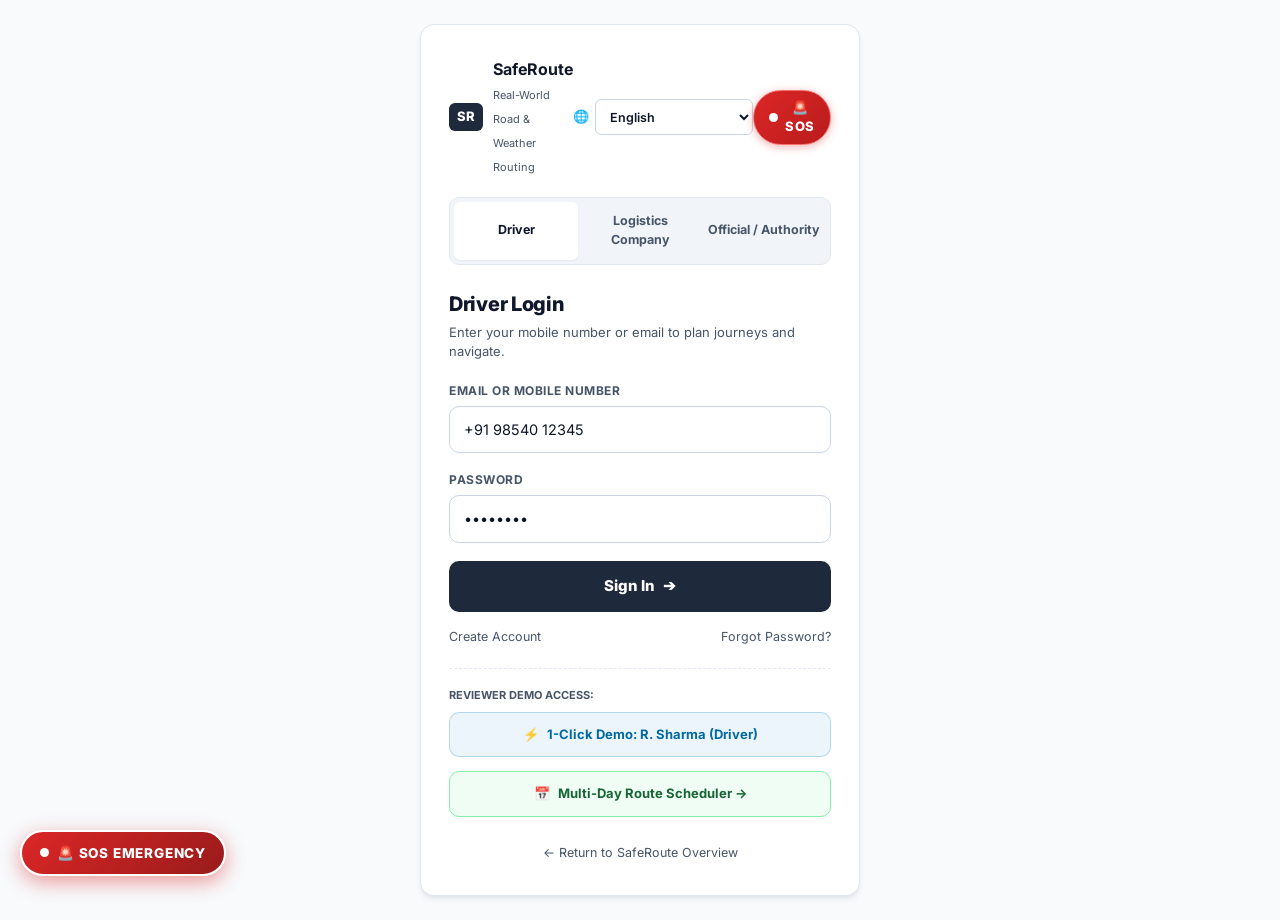
<file: login.html>
<!DOCTYPE html>
<html lang="en">
  <head>
    <meta charset="UTF-8" />
    <meta name="viewport" content="width=device-width, initial-scale=1.0" />
    <title>Sign In · SafeRoute Logistics Safety</title>
    <meta name="description" content="Role-specific authentication for SafeRoute Drivers, Logistics Operators, and Highway Authorities." />
    
    <!-- Multi-Language Indic Google Fonts -->
    <link rel="preconnect" href="https://fonts.googleapis.com" />
    <link rel="preconnect" href="https://fonts.gstatic.com" crossorigin />
    <link
      href="https://fonts.googleapis.com/css2?family=Inter:wght@400;500;600;700;800&family=Noto+Sans:wght@400;500;600;700&family=Noto+Sans+Tamil:wght@400;500;600;700&family=Noto+Sans+Devanagari:wght@400;500;600;700&family=Noto+Sans+Bengali:wght@400;500;600;700&display=swap"
      rel="stylesheet"
    />

    <link rel="stylesheet" href="css/app.css" />
    <link rel="stylesheet" href="css/sos.css" />
    <style>
      .login-container {
        min-height: 100vh;
        display: flex;
        flex-direction: column;
        justify-content: center;
        align-items: center;
        padding: 24px 16px;
        background: var(--bg);
      }
      .login-box {
        width: 100%;
        max-width: 440px;
        background: #ffffff;
        border: 1px solid var(--line);
        border-radius: var(--radius-lg);
        padding: 32px 28px;
        box-shadow: var(--shadow-md);
      }
      .login-top-row {
        display: flex;
        align-items: center;
        justify-content: space-between;
        margin-bottom: 20px;
      }
      .login-brand {
        display: flex;
        align-items: center;
        gap: 10px;
        text-decoration: none;
        color: var(--navy-dark);
      }
      .login-brand-badge {
        background: var(--navy);
        color: #ffffff;
        font-weight: 800;
        font-size: 13px;
        padding: 4px 8px;
        border-radius: 6px;
      }
      .role-tabs {
        display: flex;
        background: var(--bg-inset);
        border-radius: var(--radius);
        padding: 4px;
        margin-bottom: 24px;
        border: 1px solid var(--line);
      }
      .role-tab-btn {
        flex: 1;
        background: none;
        border: none;
        color: var(--text-muted);
        font-size: 12.5px;
        font-weight: 700;
        padding: 10px 6px;
        border-radius: var(--radius-sm);
        cursor: pointer;
        transition: all 0.15s ease;
        text-align: center;
        min-height: 40px;
      }
      .role-tab-btn.is-active {
        background: #ffffff;
        color: var(--navy-dark);
        box-shadow: var(--shadow-sm);
      }
      .form-group {
        margin-bottom: 18px;
      }
      .form-group label {
        display: block;
        font-size: 12px;
        font-weight: 700;
        text-transform: uppercase;
        color: var(--text-muted);
        letter-spacing: 0.5px;
        margin-bottom: 6px;
      }
      .form-group input {
        width: 100%;
        box-sizing: border-box;
        background: #ffffff;
        border: 1.5px solid var(--line-strong);
        border-radius: var(--radius);
        padding: 12px 14px;
        color: var(--text);
        font-size: 14.5px;
        outline: none;
        min-height: 46px;
        transition: border-color 0.15s ease;
      }
      .form-group input:focus {
        border-color: var(--accent);
      }
      .btn-submit-auth {
        width: 100%;
        background: var(--navy);
        color: #ffffff;
        border: none;
        border-radius: var(--radius);
        padding: 14px;
        font-size: 15px;
        font-weight: 800;
        cursor: pointer;
        display: flex;
        align-items: center;
        justify-content: center;
        gap: 8px;
        min-height: 48px;
        transition: background-color 0.15s;
        margin-top: 8px;
      }
      .btn-submit-auth:hover {
        background: var(--navy-dark);
      }
      .demo-login-box {
        margin-top: 22px;
        padding-top: 18px;
        border-top: 1px dashed var(--line);
      }
      .btn-quick-demo {
        width: 100%;
        background: var(--accent-soft);
        border: 1px solid var(--accent-border);
        color: var(--accent-hover);
        border-radius: var(--radius);
        padding: 12px;
        font-size: 13px;
        font-weight: 700;
        cursor: pointer;
        display: flex;
        align-items: center;
        justify-content: center;
        gap: 8px;
        min-height: 44px;
        transition: all 0.15s ease;
      }
      .btn-quick-demo:hover {
        background: rgba(2, 132, 199, 0.15);
      }
      .auth-aux-links {
        display: flex;
        justify-content: space-between;
        font-size: 12.5px;
        margin-top: 16px;
      }
      .auth-aux-links a {
        color: var(--text-muted);
        text-decoration: none;
      }
      .auth-aux-links a:hover {
        color: var(--accent);
        text-decoration: underline;
      }
      .unauth-alert {
        background: var(--red-soft);
        border: 1px solid var(--red-border);
        color: var(--red-text);
        border-radius: var(--radius);
        padding: 14px;
        font-size: 13px;
        line-height: 1.45;
        margin-bottom: 20px;
        display: none;
      }
      .btn-return-role {
        display: inline-block;
        margin-top: 8px;
        background: var(--red);
        color: #ffffff;
        font-size: 12px;
        font-weight: 700;
        padding: 6px 12px;
        border-radius: var(--radius-sm);
        text-decoration: none;
      }
    </style>
  </head>
  <body>
    <div class="login-container">
      <div class="login-box">
        <!-- Top Row: Brand + Language Selector -->
        <div class="login-top-row">
          <a class="login-brand" href="index.html">
            <span class="login-brand-badge">SR</span>
            <div>
              <strong style="font-size: 16px; display: block;" data-i18n="app_name">SafeRoute</strong>
              <small style="font-size: 11px; color: var(--text-muted);" data-i18n="app_tagline">Real-World Road &amp; Weather Routing</small>
            </div>
          </a>

          <!-- Language Selector -->
          <div class="lang-selector-wrap">
            <span style="font-size: 13px;">🌐</span>
            <select class="lang-select-input" aria-label="Language" onchange="window.I18N.setLanguage(this.value)">
            <option value="en">English</option>
            <option value="ta">தமிழ் (Tamil)</option>
            <option value="hi">हिन्दी (Hindi)</option>
            <option value="bn">বাংলা (Bengali)</option>
            <option value="as">অসমীয়া (Assamese)</option>
            <option value="nishi">Nyishi</option>
            <option value="meitei">মৈতৈলোন্ (Meitei)</option>
            <option value="khasi">Ka Ktien Khasi</option>
            <option value="mizo">Mizo ṭawng</option>
            <option value="konyak">Konyak</option>
            <option value="ne">नेपाली (Nepali)</option>
          </select>
          </div>
          <button type="button" class="btn-sos-nav" aria-label="Emergency SOS">
            <span class="sos-pulse-ring"></span> <span class="sos-nav-label" data-i18n="btn_sos">🚨 SOS</span>
          </button>
        </div>

        <!-- Unauthorized Redirect Banner -->
        <div id="unauth-banner" class="unauth-alert">
          <strong data-i18n="auth_unauth_title">⚠️ Access Restricted:</strong>
          <div data-i18n="auth_unauth_msg" style="margin: 4px 0 6px 0;">You do not have access to this section. Please sign in with an authorized account.</div>
          <div id="unauth-driver-return-box" style="display: none;">
            <a href="driver.html" class="btn-return-role" data-i18n="btn_back_driver_home">Back to Driver Home</a>
          </div>
        </div>

        <!-- Role Switcher Tabs -->
        <div class="role-tabs">
          <button type="button" class="role-tab-btn is-active" id="tab-driver" data-role="driver" data-i18n="role_driver">
            📱 Driver
          </button>
          <button type="button" class="role-tab-btn" id="tab-logistics" data-role="logistics" data-i18n="role_logistics">
            🏢 Logistics
          </button>
          <button type="button" class="role-tab-btn" id="tab-official" data-role="official" data-i18n="role_official">
            🏛️ Official
          </button>
        </div>

        <!-- Active Role Header -->
        <div style="margin-bottom: 20px;">
          <h1 id="auth-title" style="font-size: 20px; font-weight: 800; margin: 0 0 4px 0; color: var(--navy-dark);" data-i18n="auth_title_driver">
            Driver Login
          </h1>
          <p id="auth-subtitle" style="margin: 0; font-size: 13px; color: var(--text-muted);" data-i18n="auth_sub_driver">
            Enter your mobile number or email to plan journeys and navigate.
          </p>
        </div>

        <!-- Login Form -->
        <form id="login-form">
          <div class="form-group">
            <label id="label-identifier" for="input-identifier" data-i18n="label_identifier_driver">Mobile Number or Email</label>
            <input
              type="text"
              id="input-identifier"
              placeholder="+91 98540 12345 or driver@saferoute.in"
              required
            />
          </div>

          <div class="form-group">
            <label for="input-password" data-i18n="label_password">Password</label>
            <input
              type="password"
              id="input-password"
              placeholder="••••••••"
              value="••••••••"
              required
            />
          </div>

          <button type="submit" class="btn-submit-auth" id="btn-submit">
            <span data-i18n="btn_sign_in">Sign In</span> ➔
          </button>

          <div class="auth-aux-links">
            <a href="#" id="link-register" onclick="alert('Account creation open in live production database.'); return false;">
              Create Account
            </a>
            <a href="#" onclick="alert('Password reset link sent to registered contact.'); return false;">
              Forgot Password?
            </a>
          </div>
        </form>

        <!-- Official Notice -->
        <div id="official-notice" style="display: none; margin-top: 14px; font-size: 11.5px; color: var(--text-muted); background: var(--bg-inset); padding: 10px; border-radius: 6px; border-left: 3px solid var(--accent);">
          🔒 Official access is restricted to verified state disaster and highway administration officers.
        </div>

        <!-- Quick 1-Click Demo Fill for Evaluators -->
        <div class="demo-login-box">
          <span style="font-size: 11px; text-transform: uppercase; color: var(--text-muted); font-weight: 700; display: block; margin-bottom: 8px;">
            Reviewer Demo Access:
          </span>
          <button type="button" class="btn-quick-demo" id="btn-demo-login">
            <span>⚡</span> <span id="btn-demo-label">1-Click Demo: R. Sharma (Driver)</span>
          </button>
        </div>

        <!-- Driver Multi-Day Trip Route Planner Access -->
        <div id="driver-trip-planner-box" style="margin-top: 14px; text-align: center;">
          <a href="trip-planner.html" class="btn-quick-demo" style="text-decoration: none; background: #f0fdf4; border: 1.5px solid #86efac; color: #166534; font-weight: 700; display: flex; align-items: center; justify-content: center; gap: 8px;">
            <span>📅</span> <span data-i18n="btn_open_trip_planner">Multi-Day Route Scheduler →</span>
          </a>
        </div>

        <div style="text-align: center; margin-top: 22px;">
          <a href="index.html" style="font-size: 12.5px; color: var(--text-muted); text-decoration: none;">
            ← Return to SafeRoute Overview
          </a>
        </div>
      </div>
    </div>

    <!-- Core Services -->
    <script src="js/i18n.js"></script>
    <script src="js/services/auth-service.js"></script>
    <script>
      (function () {
        "use strict";

        let currentRole = "driver";

        const ROLE_CONFIGS = {
          driver: {
            titleKey: "auth_title_driver",
            subKey: "auth_sub_driver",
            idKey: "label_identifier_driver",
            placeholder: "+91 98540 12345 or r.sharma@driver.saferoute.in",
            demoLabel: "1-Click Demo: R. Sharma (Driver)",
            demoId: "+91 98540 12345",
            showRegister: true,
            showOfficialNotice: false,
            targetPage: "driver.html",
          },
          logistics: {
            titleKey: "auth_title_logistics",
            subKey: "auth_sub_logistics",
            idKey: "label_identifier_logistics",
            placeholder: "dispatch@ne8logistics.in",
            demoLabel: "1-Click Demo: P. Barua (Fleet Ops)",
            demoId: "dispatch@ne8logistics.in",
            showRegister: true,
            showOfficialNotice: false,
            targetPage: "logistics.html",
          },
          official: {
            titleKey: "auth_title_official",
            subKey: "auth_sub_official",
            idKey: "label_identifier_official",
            placeholder: "h.roy@authority.gov.in",
            demoLabel: "1-Click Demo: Dr. H. Roy (Regional Officer)",
            demoId: "h.roy@authority.gov.in",
            showRegister: false,
            showOfficialNotice: true,
            targetPage: "official.html",
          },
        };

        function init() {
          const params = new URLSearchParams(window.location.search);
          const roleParam = params.get("role");
          const unauthParam = params.get("unauthorized");
          const userRoleParam = params.get("userRole");

          if (roleParam && ROLE_CONFIGS[roleParam]) {
            currentRole = roleParam;
          }

          if (unauthParam) {
            document.getElementById("unauth-banner").style.display = "block";
            // If user is a driver who tried to open logistics or official
            if (userRoleParam === "driver" || (window.NE8_AUTH && window.NE8_AUTH.getCurrentUser()?.role === "driver")) {
              document.getElementById("unauth-driver-return-box").style.display = "block";
            }
          }

          setupRoleTabs();
          renderActiveRole();
          setupForm();
        }

        function setupRoleTabs() {
          const tabBtns = document.querySelectorAll(".role-tab-btn");
          tabBtns.forEach((btn) => {
            btn.addEventListener("click", () => {
              currentRole = btn.dataset.role;
              renderActiveRole();
            });
          });
        }

        function renderActiveRole() {
          const cfg = ROLE_CONFIGS[currentRole];

          document.querySelectorAll(".role-tab-btn").forEach((btn) => {
            btn.classList.toggle("is-active", btn.dataset.role === currentRole);
          });

          const titleEl = document.getElementById("auth-title");
          const subEl = document.getElementById("auth-subtitle");
          const idLabelEl = document.getElementById("label-identifier");

          titleEl.setAttribute("data-i18n", cfg.titleKey);
          subEl.setAttribute("data-i18n", cfg.subKey);
          idLabelEl.setAttribute("data-i18n", cfg.idKey);

          if (window.I18N) {
            titleEl.textContent = window.I18N.t(cfg.titleKey);
            subEl.textContent = window.I18N.t(cfg.subKey);
            idLabelEl.textContent = window.I18N.t(cfg.idKey);
          }

          document.getElementById("input-identifier").placeholder = cfg.placeholder;
          document.getElementById("input-identifier").value = cfg.demoId;
          document.getElementById("btn-demo-label").textContent = cfg.demoLabel;
          document.getElementById("link-register").style.display = cfg.showRegister ? "inline" : "none";
          document.getElementById("official-notice").style.display = cfg.showOfficialNotice ? "block" : "none";

          const driverTripBox = document.getElementById("driver-trip-planner-box");
          if (driverTripBox) {
            driverTripBox.style.display = currentRole === "driver" ? "block" : "none";
          }
        }

        function setupForm() {
          const form = document.getElementById("login-form");
          form.addEventListener("submit", (e) => {
            e.preventDefault();
            executeLogin();
          });

          document.getElementById("btn-demo-login").addEventListener("click", () => {
            executeLogin();
          });
        }

        async function executeLogin() {
          const cfg = ROLE_CONFIGS[currentRole];
          const idVal = document.getElementById("input-identifier").value.trim() || cfg.demoId;
          const pwVal = document.getElementById("input-password").value;

          const submitBtn = document.getElementById("btn-submit");
          if (submitBtn) {
            submitBtn.disabled = true;
            submitBtn.textContent = "Authenticating...";
          }

          if (window.NE8_AUTH && window.NE8_AUTH.loginWithBackend) {
            await window.NE8_AUTH.loginWithBackend(currentRole, idVal, pwVal);
          } else if (window.NE8_AUTH) {
            window.NE8_AUTH.login(currentRole, idVal, pwVal);
          }

          window.location.href = cfg.targetPage;
        }

        document.addEventListener("DOMContentLoaded", init);
      })();
    </script>
    <!-- SOS Emergency Assistant -->
    <script src="js/services/sos-service.js"></script>
    <script src="js/sos-ui.js"></script>
  </body>
</html>
</file>
<file: css/app.css>
@import url("tokens.css");
@import url("base.css");
@import url("layout.css");
@import url("components.css");
@import url("pages.css");
@import url("role-views.css");
@import url("sos.css");
</file>
<file: css/sos.css>
/* ==========================================================================
   SafeRoute — Driver Emergency SOS Assistance Stylesheet
   Professional, high-contrast, mobile-first emergency UX
   ========================================================================== */

/* --------------------------------------------------------------------------
   1. SOS Trigger Buttons (Navbar & Floating Action)
   -------------------------------------------------------------------------- */
.btn-sos-nav {
  display: inline-flex;
  align-items: center;
  gap: 7px;
  background: linear-gradient(135deg, #dc2626 0%, #b91c1c 100%);
  color: #ffffff !important;
  font-weight: 800;
  font-size: 13px;
  letter-spacing: 0.6px;
  padding: 7px 15px;
  border-radius: 9999px;
  border: 1px solid #f87171;
  box-shadow: 0 2px 8px rgba(220, 38, 38, 0.35);
  cursor: pointer;
  text-decoration: none;
  transition: transform 0.15s ease, box-shadow 0.15s ease;
  position: relative;
  user-select: none;
  min-height: 34px;
}

.btn-sos-nav:hover {
  transform: translateY(-1px);
  box-shadow: 0 4px 14px rgba(220, 38, 38, 0.5);
  background: linear-gradient(135deg, #ef4444 0%, #dc2626 100%);
}

.btn-sos-nav:active {
  transform: translateY(0);
}

.sos-pulse-ring {
  width: 9px;
  height: 9px;
  background: #ffffff;
  border-radius: 50%;
  box-shadow: 0 0 0 rgba(255, 255, 255, 0.8);
  animation: sos-beacon-pulse 2s infinite ease-out;
  display: inline-block;
  flex-shrink: 0;
}

@keyframes sos-beacon-pulse {
  0% {
    box-shadow: 0 0 0 0 rgba(255, 255, 255, 0.85);
    transform: scale(0.95);
  }
  70% {
    box-shadow: 0 0 0 8px rgba(255, 255, 255, 0);
    transform: scale(1.15);
  }
  100% {
    box-shadow: 0 0 0 0 rgba(255, 255, 255, 0);
    transform: scale(0.95);
  }
}

/* Floating mobile thumb-trigger button */
.btn-sos-floating {
  position: fixed;
  bottom: 24px;
  left: 20px;
  z-index: 10000;
  display: inline-flex;
  align-items: center;
  gap: 8px;
  background: linear-gradient(135deg, #dc2626 0%, #991b1b 100%);
  color: #ffffff;
  border: 2px solid #ffffff;
  border-radius: 9999px;
  padding: 11px 18px;
  font-size: 13.5px;
  font-weight: 800;
  letter-spacing: 0.8px;
  box-shadow: 0 6px 20px rgba(220, 38, 38, 0.45);
  cursor: pointer;
  transition: all 0.2s cubic-bezier(0.16, 1, 0.3, 1);
  animation: sos-float-glow 3s infinite ease-in-out;
}

.btn-sos-floating:hover {
  transform: translateY(-2px) scale(1.03);
  box-shadow: 0 8px 24px rgba(220, 38, 38, 0.6);
}

@keyframes sos-float-glow {
  0%, 100% {
    box-shadow: 0 6px 20px rgba(220, 38, 38, 0.45);
  }
  50% {
    box-shadow: 0 6px 26px rgba(220, 38, 38, 0.75), 0 0 0 6px rgba(239, 68, 68, 0.2);
  }
}

/* --------------------------------------------------------------------------
   2. High-Priority Full-Screen Emergency Modal
   -------------------------------------------------------------------------- */
.sos-overlay {
  position: fixed;
  inset: 0;
  background: rgba(15, 23, 42, 0.84);
  backdrop-filter: blur(8px);
  -webkit-backdrop-filter: blur(8px);
  z-index: 999999;
  display: flex;
  align-items: center;
  justify-content: center;
  padding: 16px;
  overflow-y: auto;
  box-sizing: border-box;
  animation: sos-fade-in 0.2s ease-out;
}

@keyframes sos-fade-in {
  from { opacity: 0; }
  to { opacity: 1; }
}

.sos-modal-card {
  background: #ffffff;
  border-radius: 20px;
  max-width: 600px;
  width: 100%;
  box-shadow: 0 25px 50px -12px rgba(0, 0, 0, 0.45), 0 0 0 1px rgba(0,0,0,0.08);
  overflow: hidden;
  display: flex;
  flex-direction: column;
  position: relative;
  box-sizing: border-box;
  animation: sos-card-up 0.25s cubic-bezier(0.16, 1, 0.3, 1);
  margin: auto;
}

@keyframes sos-card-up {
  from { transform: translateY(20px) scale(0.97); opacity: 0; }
  to { transform: translateY(0) scale(1); opacity: 1; }
}

.sos-header {
  background: linear-gradient(135deg, #0f172a 0%, #1e293b 100%);
  color: #ffffff;
  padding: 18px 22px;
  display: flex;
  align-items: center;
  justify-content: space-between;
  border-bottom: 3px solid #dc2626;
}

.sos-header-left {
  display: flex;
  align-items: center;
  gap: 12px;
}

.sos-badge-icon {
  width: 44px;
  height: 44px;
  border-radius: 12px;
  background: #dc2626;
  color: #ffffff;
  display: flex;
  align-items: center;
  justify-content: center;
  font-size: 22px;
  font-weight: 800;
  box-shadow: 0 4px 10px rgba(220, 38, 38, 0.4);
}

.sos-header-title {
  margin: 0;
  font-size: 18px;
  font-weight: 800;
  letter-spacing: -0.3px;
  line-height: 1.2;
}

.sos-header-subtitle {
  font-size: 12px;
  color: #94a3b8;
  margin-top: 3px;
}

.sos-btn-close {
  background: rgba(255, 255, 255, 0.12);
  border: 1px solid rgba(255, 255, 255, 0.2);
  color: #ffffff;
  border-radius: 50%;
  width: 36px;
  height: 36px;
  display: flex;
  align-items: center;
  justify-content: center;
  font-size: 18px;
  cursor: pointer;
  transition: background 0.15s;
}

.sos-btn-close:hover {
  background: rgba(255, 255, 255, 0.25);
}

.sos-body {
  padding: 22px;
  max-height: calc(88vh - 80px);
  overflow-y: auto;
  box-sizing: border-box;
}

/* --------------------------------------------------------------------------
   3. Step 1: Emergency Choice Selection
   -------------------------------------------------------------------------- */
.sos-prompt-lead {
  font-size: 17px;
  font-weight: 800;
  color: #0f172a;
  margin-bottom: 6px;
}

.sos-prompt-sub {
  font-size: 13px;
  color: #64748b;
  margin-bottom: 20px;
  line-height: 1.45;
}

.sos-choices-grid {
  display: grid;
  grid-template-columns: 1fr;
  gap: 14px;
  margin-bottom: 18px;
}

.sos-choice-btn {
  display: flex;
  align-items: center;
  gap: 16px;
  padding: 18px 20px;
  border-radius: 14px;
  border: 2px solid;
  cursor: pointer;
  text-align: left;
  transition: all 0.18s ease;
  user-select: none;
  background: #ffffff;
  min-height: 82px;
}

.sos-choice-btn.hospital-choice {
  border-color: #fecaca;
  background: #fef2f2;
}

.sos-choice-btn.hospital-choice:hover {
  border-color: #ef4444;
  background: #fee2e2;
  transform: translateY(-2px);
  box-shadow: 0 8px 18px rgba(239, 68, 68, 0.16);
}

.sos-choice-btn.police-choice {
  border-color: #bfdbfe;
  background: #eff6ff;
}

.sos-choice-btn.police-choice:hover {
  border-color: #3b82f6;
  background: #dbeafe;
  transform: translateY(-2px);
  box-shadow: 0 8px 18px rgba(59, 130, 246, 0.16);
}

.sos-choice-icon {
  width: 52px;
  height: 52px;
  border-radius: 14px;
  display: flex;
  align-items: center;
  justify-content: center;
  font-size: 26px;
  flex-shrink: 0;
}

.hospital-choice .sos-choice-icon {
  background: #fee2e2;
}

.police-choice .sos-choice-icon {
  background: #dbeafe;
}

.sos-choice-title {
  font-size: 16px;
  font-weight: 800;
  color: #0f172a;
  line-height: 1.25;
}

.sos-choice-desc {
  font-size: 12px;
  color: #64748b;
  margin-top: 3px;
}

.sos-extra-actions {
  display: flex;
  align-items: center;
  justify-content: space-between;
  gap: 10px;
  margin-top: 16px;
  padding-top: 14px;
  border-top: 1px solid #e2e8f0;
}

.sos-btn-secondary {
  background: #f1f5f9;
  border: 1px solid #cbd5e1;
  color: #334155;
  padding: 9px 16px;
  border-radius: 8px;
  font-size: 13px;
  font-weight: 700;
  cursor: pointer;
  transition: background 0.15s;
}

.sos-btn-secondary:hover {
  background: #e2e8f0;
}

/* --------------------------------------------------------------------------
   4. Loading / Geolocation Acquisition State
   -------------------------------------------------------------------------- */
.sos-loading-box {
  text-align: center;
  padding: 36px 20px;
}

.sos-radar-spinner {
  width: 64px;
  height: 64px;
  margin: 0 auto 20px auto;
  border-radius: 50%;
  border: 3px solid rgba(220, 38, 38, 0.2);
  border-top-color: #dc2626;
  animation: sos-spin 1s infinite linear;
}

@keyframes sos-spin {
  to { transform: rotate(360deg); }
}

.sos-loading-title {
  font-size: 18px;
  font-weight: 800;
  color: #0f172a;
  margin-bottom: 6px;
}

.sos-loading-sub {
  font-size: 13px;
  color: #64748b;
  max-width: 400px;
  margin: 0 auto;
  line-height: 1.45;
}

/* --------------------------------------------------------------------------
   5. Error & Fallback State (GPS Failure / No Results)
   -------------------------------------------------------------------------- */
.sos-error-box {
  background: #fff1f2;
  border: 1px solid #fecdd3;
  border-radius: 14px;
  padding: 22px;
  text-align: center;
  margin-bottom: 18px;
}

.sos-error-icon {
  font-size: 38px;
  margin-bottom: 8px;
}

.sos-error-title {
  font-size: 17px;
  font-weight: 800;
  color: #9f1239;
  margin-bottom: 6px;
}

.sos-error-desc {
  font-size: 13px;
  color: #881337;
  line-height: 1.5;
  margin-bottom: 16px;
}

.sos-action-row {
  display: flex;
  flex-wrap: wrap;
  gap: 10px;
  justify-content: center;
}

.sos-input-manual {
  width: 100%;
  box-sizing: border-box;
  padding: 11px 14px;
  border: 1.5px solid #cbd5e1;
  border-radius: 8px;
  font-size: 14px;
  margin-top: 10px;
  margin-bottom: 12px;
  outline: none;
}

.sos-input-manual:focus {
  border-color: #dc2626;
}

/* --------------------------------------------------------------------------
   6. Recommended Facility Card
   -------------------------------------------------------------------------- */
.sos-facility-card {
  background: #ffffff;
  border: 2px solid #e2e8f0;
  border-radius: 16px;
  padding: 20px;
  margin-bottom: 16px;
  box-shadow: 0 4px 14px rgba(0, 0, 0, 0.06);
  position: relative;
}

.sos-facility-card.hospital-theme {
  border-color: #f87171;
  border-left-width: 6px;
}

.sos-facility-card.police-theme {
  border-color: #60a5fa;
  border-left-width: 6px;
}

.sos-facility-tag {
  display: inline-flex;
  align-items: center;
  gap: 6px;
  font-size: 11px;
  font-weight: 800;
  letter-spacing: 0.5px;
  text-transform: uppercase;
  padding: 4px 10px;
  border-radius: 9999px;
  margin-bottom: 8px;
}

.hospital-theme .sos-facility-tag {
  background: #fee2e2;
  color: #991b1b;
}

.police-theme .sos-facility-tag {
  background: #dbeafe;
  color: #1e40af;
}

.sos-facility-name {
  font-size: 20px;
  font-weight: 800;
  color: #0f172a;
  margin: 0 0 10px 0;
  line-height: 1.25;
}

.sos-facility-metrics {
  display: flex;
  flex-wrap: wrap;
  align-items: center;
  gap: 10px;
  margin-bottom: 12px;
  padding-bottom: 12px;
  border-bottom: 1px solid #f1f5f9;
}

.sos-metric-chip {
  display: inline-flex;
  align-items: center;
  gap: 5px;
  font-size: 13px;
  font-weight: 700;
  color: #334155;
  background: #f8fafc;
  padding: 6px 12px;
  border-radius: 8px;
  border: 1px solid #e2e8f0;
}

.sos-metric-chip.accent {
  color: #dc2626;
  background: #fef2f2;
  border-color: #fecaca;
}

.sos-facility-detail-row {
  display: flex;
  align-items: flex-start;
  gap: 8px;
  font-size: 13px;
  color: #475569;
  line-height: 1.45;
  margin-bottom: 8px;
}

.sos-facility-phone-row {
  display: flex;
  align-items: center;
  gap: 8px;
  font-size: 14.5px;
  font-weight: 800;
  color: #0f172a;
  margin-top: 10px;
  margin-bottom: 16px;
  padding: 8px 12px;
  background: #f8fafc;
  border-radius: 8px;
  border: 1px solid #e2e8f0;
}

/* Primary Emergency Action Buttons */
.sos-actions-grid {
  display: grid;
  grid-template-columns: 1fr 1fr;
  gap: 10px;
  margin-top: 16px;
}

.sos-btn-call {
  background: #16a34a;
  color: #ffffff !important;
  font-size: 14px;
  font-weight: 800;
  padding: 12px 16px;
  border-radius: 10px;
  display: flex;
  align-items: center;
  justify-content: center;
  gap: 8px;
  text-decoration: none;
  box-shadow: 0 4px 10px rgba(22, 163, 74, 0.25);
  cursor: pointer;
  transition: background 0.15s;
  min-height: 48px;
}

.sos-btn-call:hover {
  background: #15803d;
}

.sos-btn-call.disabled {
  background: #94a3b8;
  cursor: not-allowed;
  box-shadow: none;
  pointer-events: none;
}

.sos-btn-nav {
  background: #2563eb;
  color: #ffffff !important;
  font-size: 14px;
  font-weight: 800;
  padding: 12px 16px;
  border-radius: 10px;
  display: flex;
  align-items: center;
  justify-content: center;
  gap: 8px;
  text-decoration: none;
  box-shadow: 0 4px 10px rgba(37, 99, 235, 0.25);
  cursor: pointer;
  transition: background 0.15s;
  min-height: 48px;
}

.sos-btn-nav:hover {
  background: #1d4ed8;
}

.sos-btn-share {
  grid-column: span 2;
  background: #f8fafc;
  color: #1e293b;
  border: 1.5px solid #cbd5e1;
  font-size: 13.5px;
  font-weight: 700;
  padding: 10px 16px;
  border-radius: 10px;
  display: flex;
  align-items: center;
  justify-content: center;
  gap: 8px;
  cursor: pointer;
  transition: all 0.15s;
  min-height: 44px;
}

.sos-btn-share:hover {
  background: #f1f5f9;
  border-color: #94a3b8;
}

/* --------------------------------------------------------------------------
   7. Emergency Map View
   -------------------------------------------------------------------------- */
.sos-map-wrap {
  width: 100%;
  height: 240px;
  border-radius: 12px;
  border: 1px solid #cbd5e1;
  overflow: hidden;
  margin-bottom: 18px;
  position: relative;
  z-index: 1;
}

#sos-leaflet-map {
  width: 100%;
  height: 100%;
}

/* --------------------------------------------------------------------------
   8. Alternative Nearby Facilities List
   -------------------------------------------------------------------------- */
.sos-alternatives-section {
  margin-top: 20px;
  padding-top: 16px;
  border-top: 1px dashed #cbd5e1;
}

.sos-alternatives-title {
  font-size: 14px;
  font-weight: 800;
  color: #334155;
  margin-bottom: 10px;
  display: flex;
  align-items: center;
  justify-content: space-between;
}

.sos-alt-card {
  background: #f8fafc;
  border: 1px solid #e2e8f0;
  border-radius: 10px;
  padding: 12px 14px;
  margin-bottom: 8px;
  display: flex;
  align-items: center;
  justify-content: space-between;
  gap: 12px;
  transition: all 0.15s;
}

.sos-alt-card:hover {
  background: #ffffff;
  border-color: #cbd5e1;
  box-shadow: 0 2px 6px rgba(0, 0, 0, 0.05);
}

.sos-alt-info {
  flex: 1;
  min-width: 0;
}

.sos-alt-name {
  font-size: 14px;
  font-weight: 700;
  color: #0f172a;
  white-space: nowrap;
  overflow: hidden;
  text-overflow: ellipsis;
}

.sos-alt-meta {
  font-size: 12px;
  color: #64748b;
  margin-top: 2px;
}

.sos-alt-actions {
  display: flex;
  align-items: center;
  gap: 6px;
  flex-shrink: 0;
}

.sos-btn-alt-sm {
  padding: 6px 10px;
  font-size: 11.5px;
  font-weight: 700;
  border-radius: 6px;
  text-decoration: none;
  cursor: pointer;
  border: none;
  display: inline-flex;
  align-items: center;
  gap: 4px;
}

/* --------------------------------------------------------------------------
   9. Emergency Contacts Manager Section
   -------------------------------------------------------------------------- */
.sos-contacts-card {
  background: #f0fdf4;
  border: 1px solid #bbf7d0;
  border-radius: 12px;
  padding: 14px 16px;
  margin-top: 16px;
}

.sos-contacts-head {
  display: flex;
  align-items: center;
  justify-content: space-between;
  margin-bottom: 8px;
}

.sos-contacts-title {
  font-size: 13px;
  font-weight: 800;
  color: #166534;
}

.sos-contacts-list {
  display: flex;
  flex-direction: column;
  gap: 6px;
}

.sos-contact-item {
  display: flex;
  align-items: center;
  justify-content: space-between;
  background: #ffffff;
  border: 1px solid #dcfce7;
  padding: 8px 12px;
  border-radius: 8px;
  font-size: 12px;
}

/* --------------------------------------------------------------------------
   10. Dispatch Status Box
   -------------------------------------------------------------------------- */
.sos-dispatch-box {
  margin-top: 14px;
  padding: 12px 14px;
  border-radius: 8px;
  font-size: 12.5px;
  line-height: 1.45;
  display: flex;
  align-items: center;
  gap: 10px;
}

.sos-dispatch-box.status-sending {
  background: #eff6ff;
  border: 1px solid #bfdbfe;
  color: #1e40af;
}

.sos-dispatch-box.status-sent {
  background: #f0fdf4;
  border: 1px solid #bbf7d0;
  color: #15803d;
}

.sos-dispatch-box.status-unavailable {
  background: #f8fafc;
  border: 1px solid #e2e8f0;
  color: #64748b;
}

.sos-dispatch-box.status-failed {
  background: #fef2f2;
  border: 1px solid #fecaca;
  color: #991b1b;
}

/* Responsive adjustments */
@media (max-width: 480px) {
  .sos-actions-grid {
    grid-template-columns: 1fr;
  }
  .sos-btn-share {
    grid-column: span 1;
  }
  .sos-modal-card {
    border-radius: 14px;
  }
  .sos-header {
    padding: 14px 16px;
  }
  .sos-body {
    padding: 16px;
  }
}
</file>
